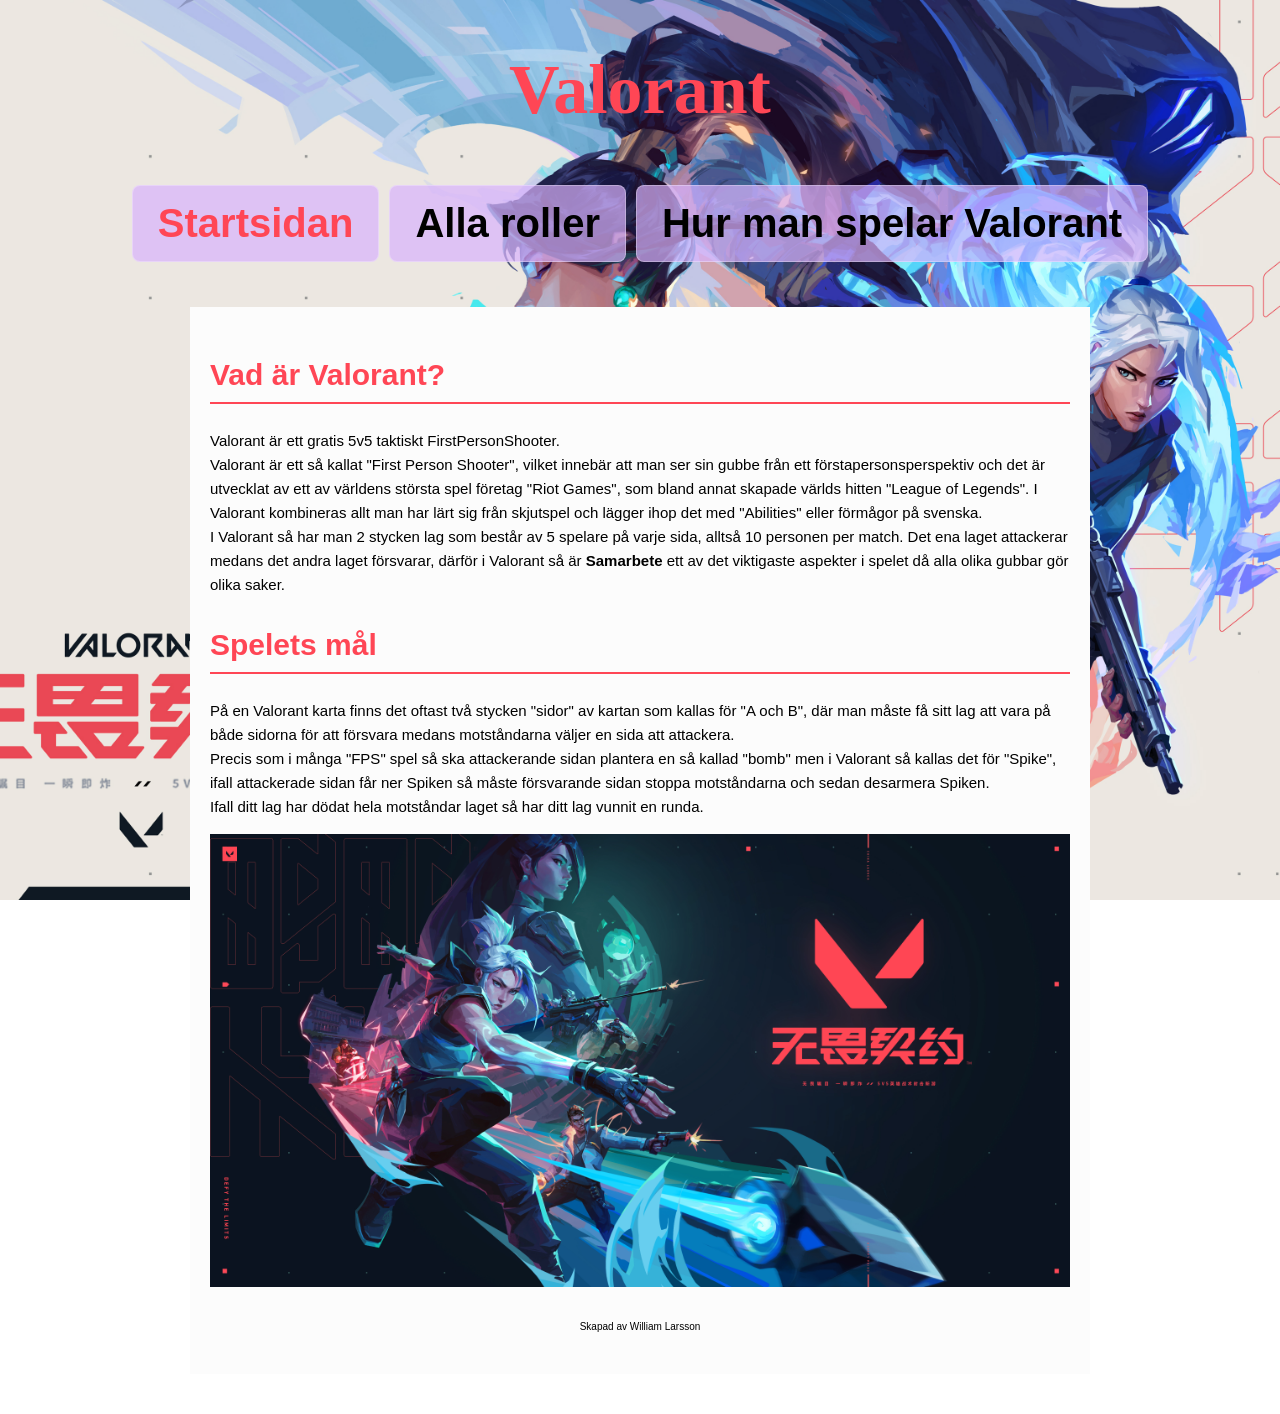
<file: Valorant/index.html>
<!DOCTYPE html>
<html lang="sv">
<head>
    <meta charset="UTF-8">
    <meta name="viewport" content="width=device-width, initial-scale=1.0">
    <title>Valorant</title>
    <link rel="stylesheet" href="style.css">
</head>

<body class="start">
    <header>
    <h1>
        Valorant
    </h1>
    </header>

        <nav>
        <ul>
            <li><a href="index.html" class="aktiv">Startsidan</a> </li>
            <li><a href="Roles.html">Alla roller</a></li>
            <li><a href="Spelet.html">Hur man spelar Valorant</a></li>
        </ul>
    </nav>
    <main id="hemsida">
        <h2>
            Vad är Valorant?
        </h2>
        <p>
            Valorant är ett gratis 5v5 taktiskt FirstPersonShooter.
            <br>
            Valorant är ett så kallat "First Person Shooter", vilket innebär att man ser sin gubbe från ett förstapersonsperspektiv och det är utvecklat av ett av världens största spel företag "Riot Games", som bland annat skapade världs hitten "League of Legends". I Valorant kombineras allt man har lärt sig från skjutspel och lägger ihop det med "Abilities" eller förmågor på svenska. <br>
            I Valorant så har man 2 stycken lag som består av 5 spelare på varje sida, alltså 10 personen per match. Det ena laget attackerar medans det andra laget försvarar, därför i Valorant så är <strong>Samarbete</strong> ett av det viktigaste aspekter i spelet då alla olika gubbar gör olika saker.<br>
            
        </p>
        <h2>
            Spelets mål
        </h2>
        <p>
            På en Valorant karta finns det oftast två stycken "sidor" av kartan som kallas för "A och B", där man måste få sitt lag att vara på både sidorna för att försvara medans motståndarna väljer en sida att attackera. <br>
            Precis som i många "FPS" spel så ska attackerande sidan plantera en så kallad "bomb" men i Valorant så kallas det för "Spike", ifall attackerade sidan får ner Spiken så måste försvarande sidan stoppa motståndarna och sedan desarmera Spiken. <br>
            Ifall ditt lag har dödat hela motståndar laget så har ditt lag vunnit en runda. 
        </p>
        <img src="Bilder/China_PreRegistration_KV.jpg" alt="Standard Valorant Backgrund">
        <footer>
    Skapad av William Larsson
    </footer>
    </main>
</body>
</html>
</file>
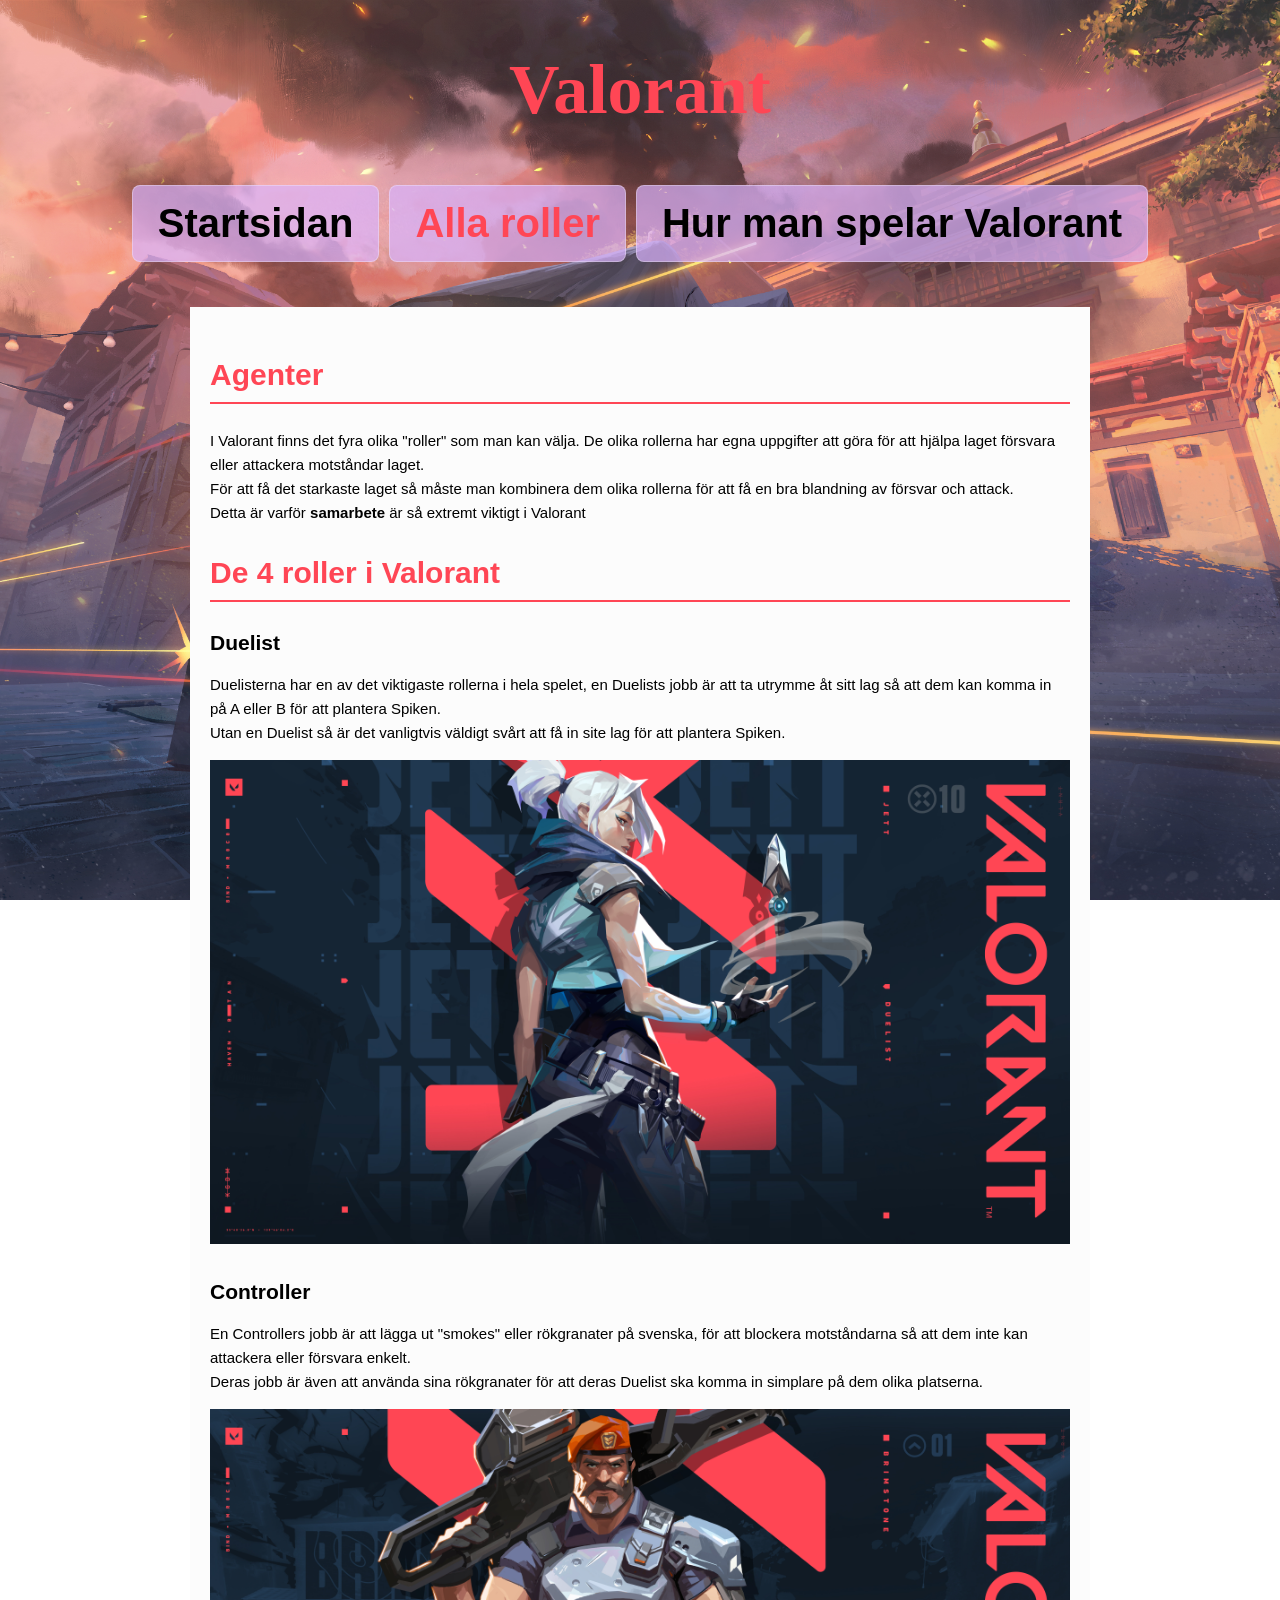
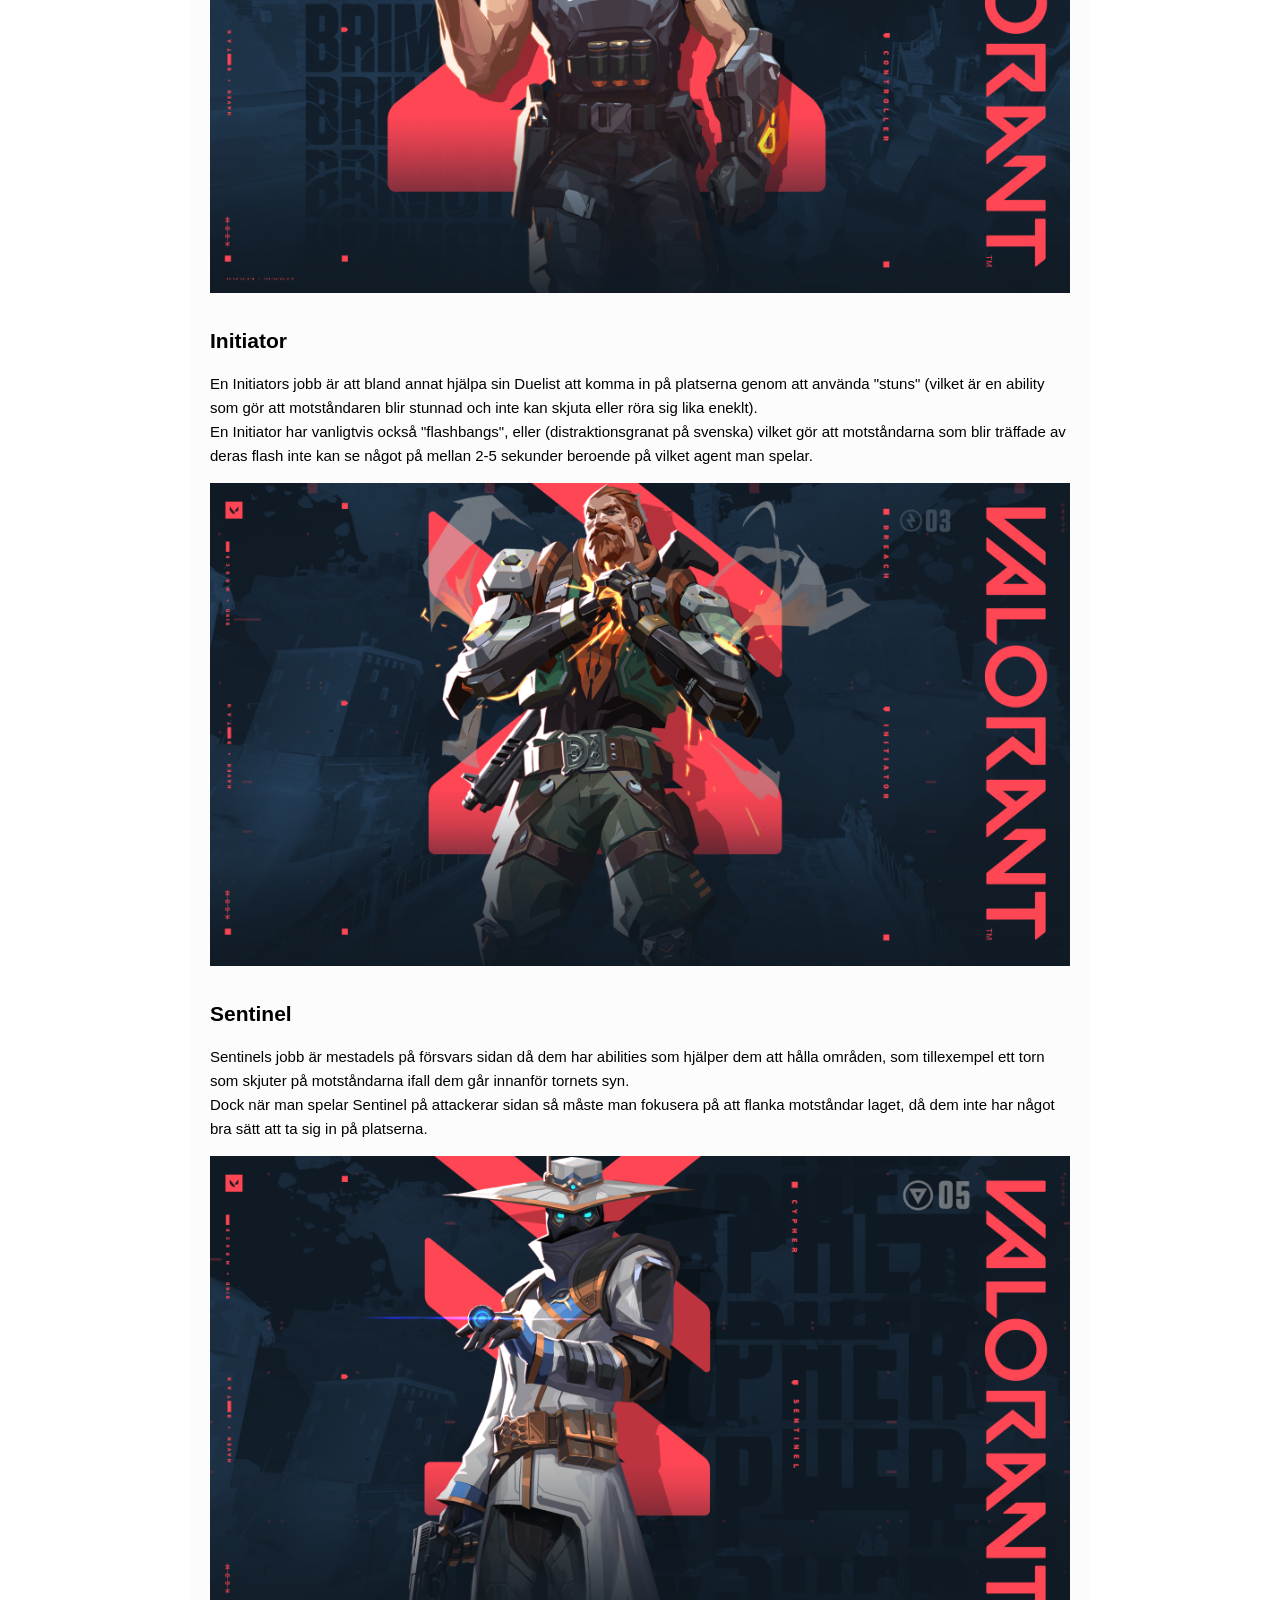
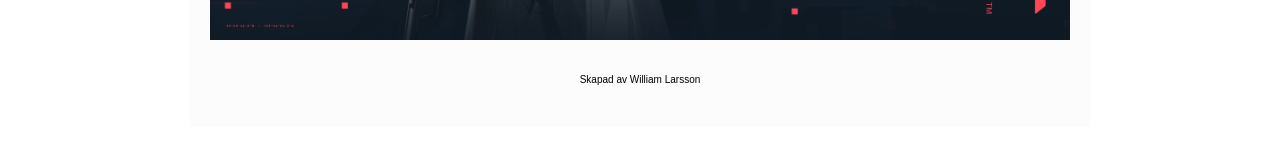
<file: Valorant/Roles.html>
<!DOCTYPE html>
<html lang="sv">
<head>
    <meta charset="UTF-8">
    <meta name="viewport" content="width=device-width, initial-scale=1.0">
    <title>Roller i Valorant</title>
    <link rel="stylesheet" href="style.css">
    
</head>
<body class="roller">
    <header>
    <h1>
        Valorant
    </h1>
    </header>
          <nav>
        <ul>
            <li><a href="index.html">Startsidan</a> </li>
            <li><a href="Roles.html" class="aktiv">Alla roller</a></li>
            <li><a href="Spelet.html">Hur man spelar Valorant</a></li>
        </ul>
    </nav>
    <main id="hemsida">
    <h2>
        Agenter
    </h2>
        <p>
        I Valorant finns det fyra olika "roller" som man kan välja. De olika rollerna har egna uppgifter att göra för att hjälpa laget försvara eller attackera motståndar laget. 
    <br>
        För att få det starkaste laget så måste man kombinera dem olika rollerna för att få en bra blandning av försvar och attack. 
    <br>
        Detta är varför <strong>samarbete</strong> är så extremt viktigt i Valorant
        </p>
    <h2>
        De 4 roller i Valorant
    </h2>
    <h3>
        Duelist
    </h3>
        <p>
        Duelisterna har en av det viktigaste rollerna i hela spelet, en Duelists jobb är att ta utrymme åt sitt lag så att dem kan komma in på A eller B för att plantera Spiken. 
    <br>
        Utan en Duelist så är det vanligtvis väldigt svårt att få in site lag för att plantera Spiken.
        </p> 
   
        <img src="Bilder/VALORANT_Jett_Dark.jpg" alt="Duelists">
    <br>
    <h3>
        Controller      
    </h3>
        <p>
        En Controllers jobb är att lägga ut "smokes" eller rökgranater på svenska, för att blockera motståndarna så att dem inte kan attackera eller försvara enkelt. 
        <br>
        Deras jobb är även att använda sina rökgranater för att deras Duelist ska komma in simplare på dem olika platserna.
        </p>

        <img src="Bilder/VALORANT_Brimm_Dark.jpg" alt="Controllers">  
    <br>
    <h3>
        Initiator
    </h3>
        <p>
        En Initiators jobb är att bland annat hjälpa sin Duelist att komma in på platserna genom att använda "stuns" (vilket är en ability som gör att motståndaren blir stunnad och inte kan skjuta eller röra sig lika eneklt).
    <br>
        En Initiator har vanligtvis också "flashbangs", eller (distraktionsgranat på svenska) vilket gör att motståndarna som blir träffade av deras flash inte kan se något på mellan 2-5 sekunder beroende på vilket agent man spelar.
        </p>
   
        <img src="Bilder/VALORANT_Breach_Dark.jpg" alt="Initiators">
   <br>
    <h3>
        Sentinel
    </h3>
        <p>
        Sentinels jobb är mestadels på försvars sidan då dem har abilities som hjälper dem att hålla områden, som tillexempel ett torn som skjuter på motståndarna ifall dem går innanför tornets syn.
        <br>
        Dock när man spelar Sentinel på attackerar sidan så måste man fokusera på att flanka motståndar laget, då dem inte har något bra sätt att ta sig in på platserna.
    </p>
  
        <img src="Bilder/VALORANT_Cypher_Dark.jpg" alt="Sentinels">
    <br>
        <footer>
    Skapad av William Larsson
</footer>
</main>

</body>
</html>
</file>
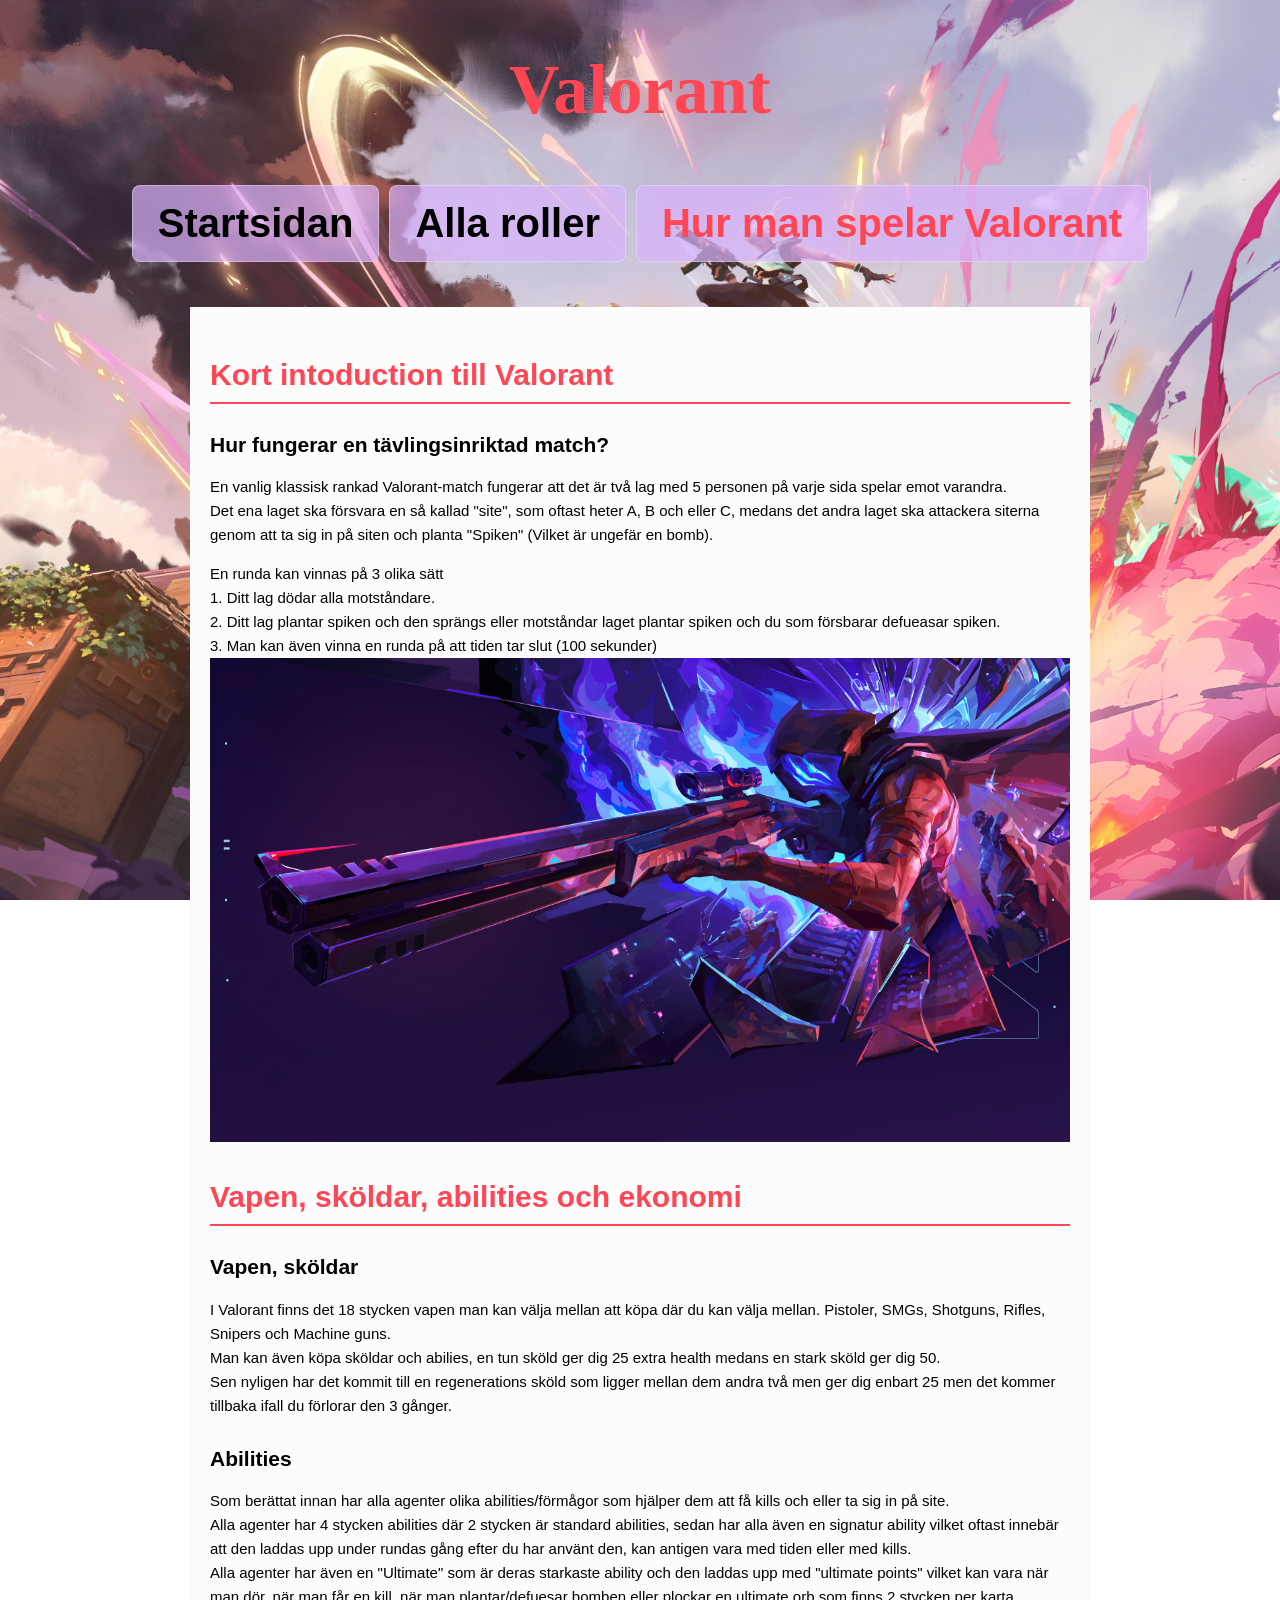
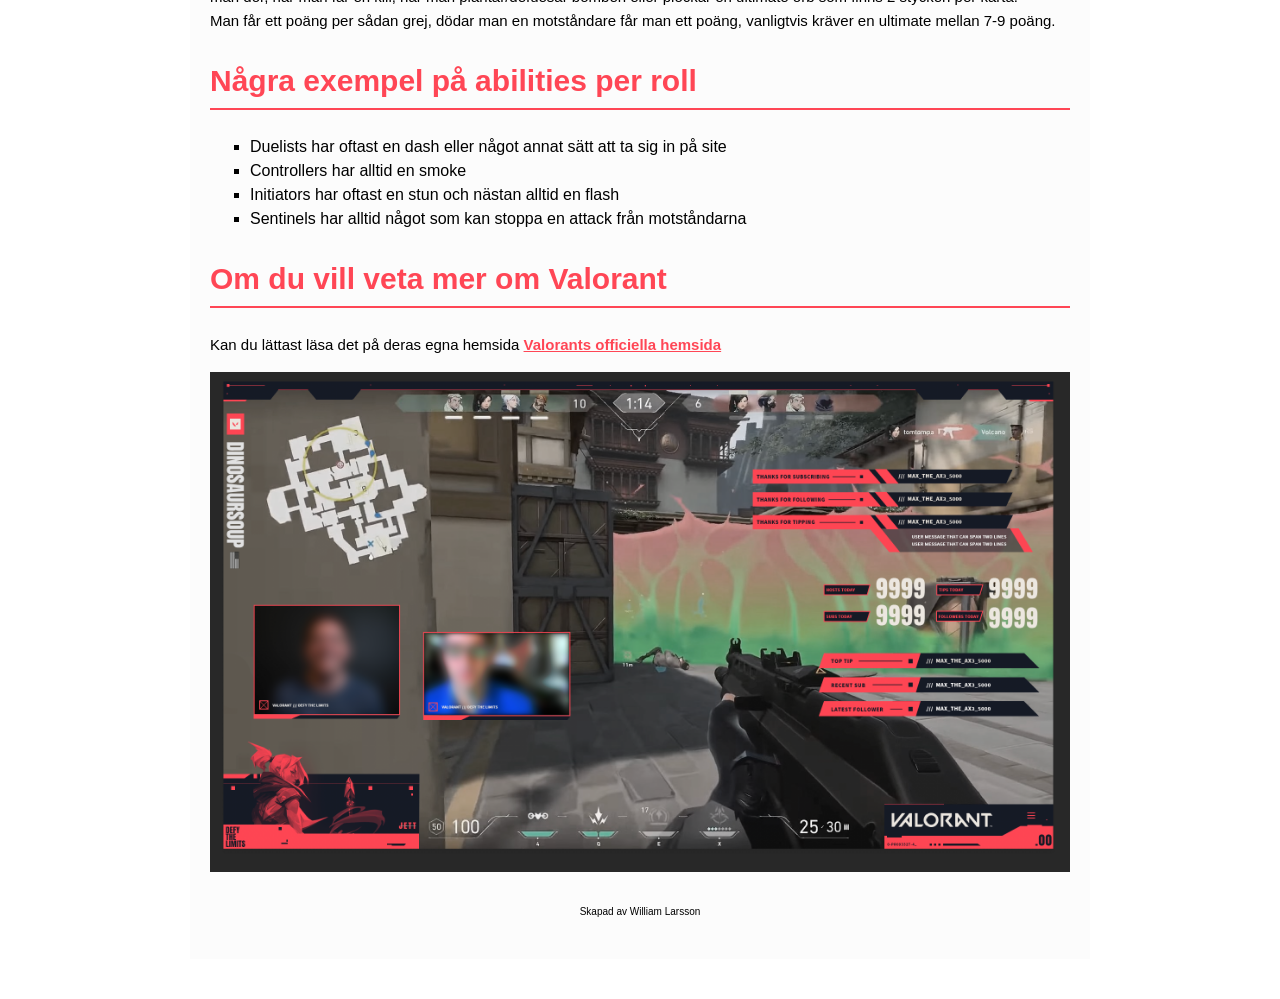
<file: Valorant/Spelet.html>
<!DOCTYPE html>
<html lang="sv">
<head>
    <meta charset="UTF-8">
    <meta name="viewport" content="width=device-width, initial-scale=1.0">
    <title>Valorant gameplay</title>
    <link rel="stylesheet" href="style.css">
</head>
<body class="spelet">
    <header>
    <h1>
        Valorant
    </h1>
    </header>
    
    <nav>
        <ul>
            <li><a href="index.html" >Startsidan</a> </li>
            <li><a href="Roles.html">Alla roller</a></li>
            <li><a href="Spelet.html" class="aktiv">Hur man spelar Valorant</a></li>
        </ul>
    </nav>


   
     <main id="hemsida">
     <h2>
    Kort intoduction till Valorant
   </h2>
   <h3>
    Hur fungerar en tävlingsinriktad match?
   </h3>
    <p>
        En vanlig klassisk rankad Valorant-match fungerar att det är två lag med 5 personen på varje sida spelar emot varandra.
        <br>
        Det ena laget ska försvara en så kallad "site", som oftast heter A, B och eller C, medans det andra laget ska attackera siterna genom att ta sig in på siten och planta "Spiken" (Vilket är ungefär en bomb).
 </p>
<p>
    En runda kan vinnas på 3 olika sätt 
    <br>
    1. Ditt lag dödar alla motståndare.
    <br>
    2. Ditt lag plantar spiken och den sprängs eller motståndar laget plantar spiken och du som försbarar defueasar spiken.
    <br>
    3. Man kan även vinna en runda på att tiden tar slut (100 sekunder)
    <br>
    <img src="Bilder/Omen.png" alt="Omen">
</p>

<h2>
    Vapen, sköldar, abilities och ekonomi
</h2>
<h3>
    Vapen, sköldar
</h3>
<p>
    I Valorant finns det 18 stycken vapen man kan välja mellan att köpa där du kan välja mellan. Pistoler, SMGs, Shotguns, Rifles, Snipers och Machine guns.
    <br>
    Man kan även köpa sköldar och abilies, en tun sköld ger dig 25 extra health medans en stark sköld ger dig 50.
    <br>
    Sen nyligen har det kommit till en regenerations sköld som ligger mellan dem andra två men ger dig enbart 25 men det kommer tillbaka ifall du förlorar den 3 gånger.
</p>
<h3>
    Abilities
</h3>
<p>
    Som berättat innan har alla agenter olika abilities/förmågor som hjälper dem att få kills och eller ta sig in på site.
    <br>
    Alla agenter har 4 stycken abilities där 2 stycken är standard abilities, sedan har alla även en signatur ability vilket oftast innebär att den laddas upp under rundas gång efter du har använt den, kan antigen vara med tiden eller med kills.
    <br>
    Alla agenter har även en "Ultimate" som är deras starkaste ability och den laddas upp med "ultimate points" vilket kan vara när man dör, när man får en kill,
    när man plantar/defuesar bomben eller plockar en ultimate orb som finns 2 stycken per karta. 
    <br>
    Man får ett poäng per sådan grej, dödar man en motståndare får man ett poäng, vanligtvis kräver en ultimate mellan 7-9 poäng.
</p>
<h2>
    Några exempel på abilities per roll
</h2>
<ul>
    <li>Duelists har oftast en dash eller något annat sätt att ta sig in på site</li>
    <li>Controllers har alltid en smoke</li>
    <li>Initiators har oftast en stun och nästan alltid en flash</li>
    <li>Sentinels har alltid något som kan stoppa en attack från motståndarna</li>
</ul>

<h2>
    Om du vill veta mer om Valorant
</h2>
<p>
    Kan du lättast läsa det på deras egna hemsida
    <a href="https://playvalorant.com/" target="_blank">Valorants officiella hemsida</a>
</p>
<img src="Bilder/OverlaysReference.png" alt="Stream overlay pic">
<footer>
    Skapad av William Larsson
</footer>
</main>

</body>
</html>
</file>
<file: Valorant/style.css>
.start {
    margin: 0;
    font-family: Verdana, Geneva, Tahoma, sans-serif;
    background-image: url("Bilder/Valorant_Launch_KV_424_designpass_F.jpg");
    background-size: cover;
    background-position: center;
    background-attachment: fixed;
}
.roller{
    margin: 0;
    font-family: Verdana, Geneva, Tahoma, sans-serif;
    background-image: url("Bilder/China_CG_Sagefire_Full.jpg");
    background-size: cover;
    background-position: center;
    background-attachment: fixed;
}
.spelet {
    margin: 0;
    font-family: Verdana, Geneva, Tahoma, sans-serif;
    background-image: url("Bilder/China_CG_Jett_Jump_Full.jpg");
    background-size: cover;
    background-position: center;
    background-attachment: fixed;
}
header {
    color: black;
    text-align: center;
    padding: 15px;
    padding: 50px;
    background: transparent;
}
header h1 {
    font-size: 70px;
    margin: 0;
    font-family: 'Times New Roman', Times, serif;
    color: #ff4655;
}

nav {
    background-color: #f2f2f2;
    background: transparent;
}
nav ul {
    list-style: none;
    margin: 0;
    padding: 0;
    display: flex;
    justify-content: center;
    font-size: 40px;
    font-weight: bold;
    font-family: Verdana, Geneva, Tahoma, sans-serif;
    flex-wrap: wrap;
}
nav a {
    color: black;
    text-decoration: none;
    padding: 15px 25px;
    display: block;
    border: 1px solid rgba(255, 255, 255, 0.3);
    border-radius: 8px;
    margin: 5px;
    background-color: rgba(217, 179, 252, 0.7);
}
nav a:hover {
    color: #ff4655;
}
.aktiv {
    font-weight: bold;
    color: #ff4655;
}
main {
    width: 90%;
    max-width: 900px;
    margin: 40px auto;
    line-height: 1.5;
}
main img {
    max-width: 100%;
    height: auto;
}
main a {
    color: #ff4655;
    font-weight: bold;
}
main a:hover {
    text-decoration: none;
}
main ul {
    list-style: square;
}
#hemsida {
    background-color: #fcfcfc;
    padding: 20px;
}
header {
    color: white;
    text-align: center;
    padding: 50px;
    background: transparent;
}
footer {
    text-align: center;
    padding: 20px;
    margin-top: 5px;
    font-size: 10px;
}
main h2 {
    color: #ff4655;
    font-size: 30px;
    border-bottom: 2px solid;
    padding-bottom: 5px;
}
main h3 {
    color: black;
    font-size: 21px;
    margin-top: 25px;
    margin-bottom: 5px;
}
main p {
    font-size: 15px;
    line-height: 1.6;
}
* {
    box-sizing: border-box;
}
strong {
    color: #000000;
}
</file>
